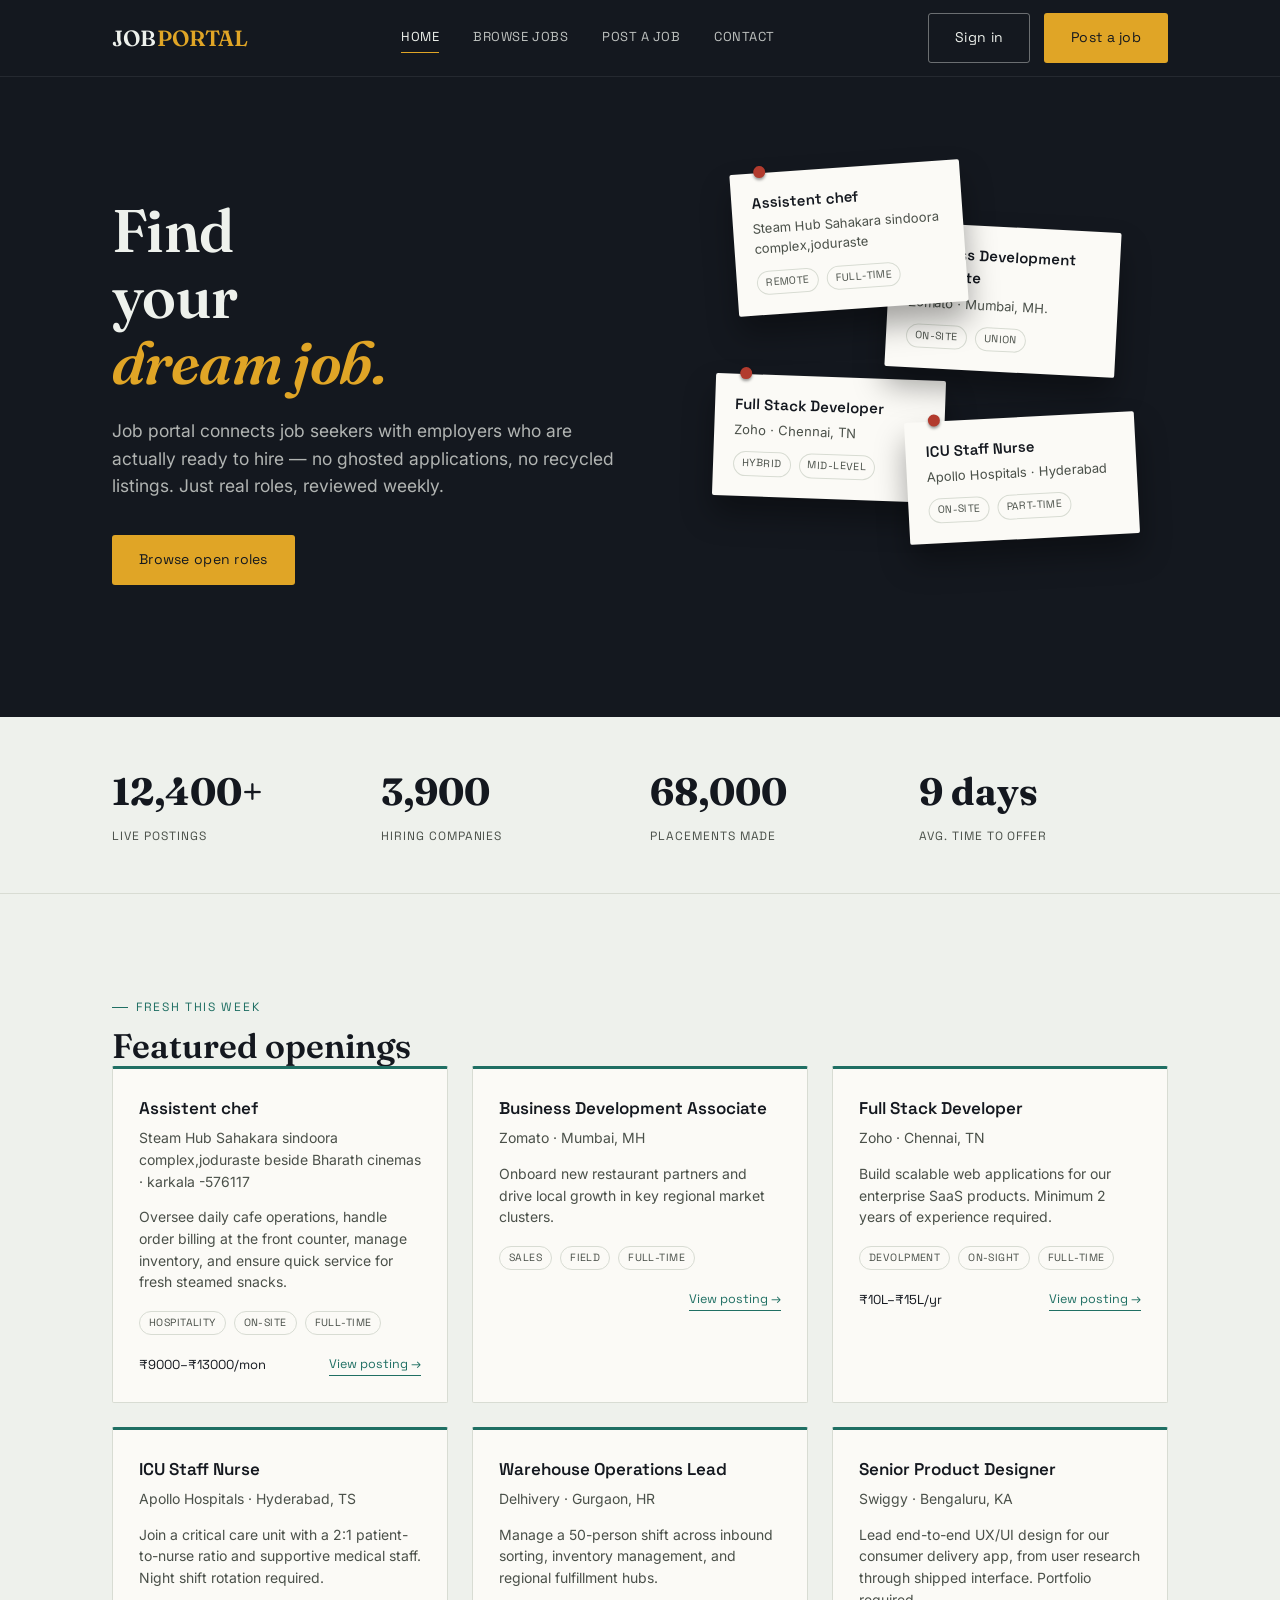
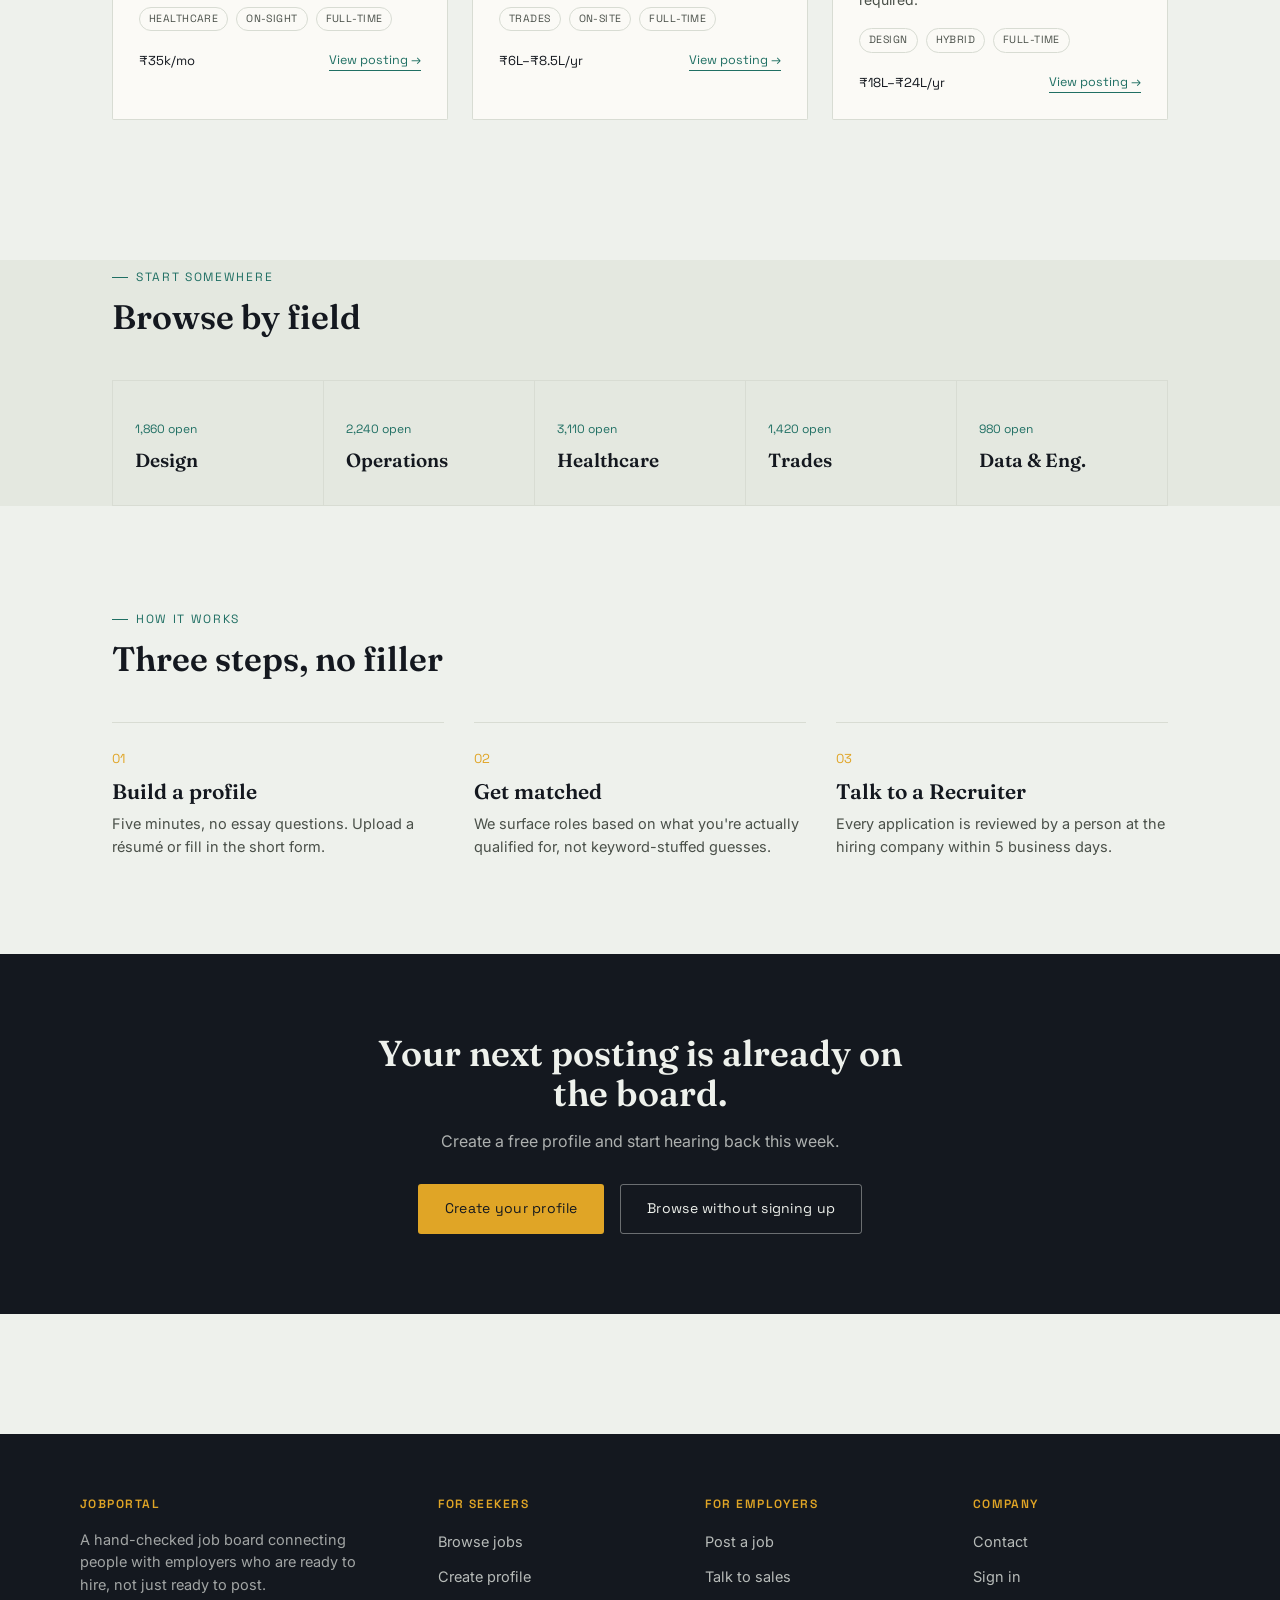
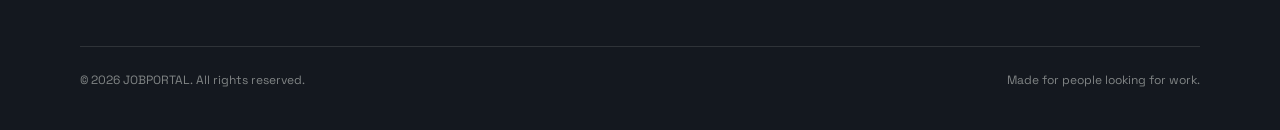
<file: index.html>
<!DOCTYPE html>
<html lang="en">
<head>
<meta charset="UTF-8">
<meta name="viewport" content="width=device-width, initial-scale=1.0">
<title>JOB PORTAL — Job placement, done properly</title>
<link rel="preconnect" href="https://fonts.googleapis.com">
<link href="https://fonts.googleapis.com/css2?family=Fraunces:ital,wght@0,500;0,600;1,500&family=Inter:wght@400;500;600&family=Space+Grotesk:wght@500;600&display=swap" rel="stylesheet">
<link rel="stylesheet" href="style.css">
<link rel="stylesheet" href="home.css">
</head>
<body>

  <header class="site-header">
    <div class="container nav">
      <a href="index.html" class="brand">JOB<em>PORTAL</em></a>
      <nav class="nav-links">
        <a href="index.html" class="active">Home</a>
        <a href="jobs.html">Browse Jobs</a>
        <a href="post-job.html">Post a Job</a>
        <a href="contact.html">Contact</a>
      </nav>
      <div class="nav-cta">
        <a href="account.html" class="btn btn-ghost">Sign in</a>
        <a href="post-job.html" class="btn btn-primary">Post a job</a>
      </div>
    </div>
  </header>

  <section class="hero">
    <div class="container hero-grid">
      <div>
        <h1>Find<br>your<br><span class="hl">dream job.</span></h1>
        <p class="lead">Job portal connects job seekers with employers who are actually ready to hire — no ghosted applications, no recycled listings. Just real roles, reviewed weekly.</p>
        <div class="hero-actions">
          <a href="jobs.html" class="btn btn-primary">Browse open roles</a>
        </div>
      </div>
      <div class="corkboard" aria-hidden="true">
        <div class="pin-card c1">
          <div class="role">Assistent chef</div>
          <div class="co">Steam Hub Sahakara sindoora complex,joduraste</div>
          <div class="meta"><span class="tag">Remote</span><span class="tag">Full-time</span></div>
        </div>
        <div class="pin-card c2">
          <div class="role">Business Development Associate</div>
          <div class="co">Zomato · Mumbai, MH.</div>
          <div class="meta"><span class="tag">On-site</span><span class="tag">Union</span></div>
        </div>
        <div class="pin-card c3">
          <div class="role">Full Stack Developer</div>
          <div class="co">Zoho · Chennai, TN</div>
          <div class="meta"><span class="tag">Hybrid</span><span class="tag">Mid-level</span></div>
        </div>
        <div class="pin-card c4">
          <div class="role">ICU Staff Nurse</div>
          <div class="co">Apollo Hospitals · Hyderabad</div>
          <div class="meta"><span class="tag">On-site</span><span class="tag">Part-time</span></div>
        </div>
      </div>
    </div>
  </section>

  <section class="stats">
    <div class="container stats-row">
      <div class="stat"><b>12,400+</b><span>Live postings</span></div>
      <div class="stat"><b>3,900</b><span>Hiring companies</span></div>
      <div class="stat"><b>68,000</b><span>Placements made</span></div>
      <div class="stat"><b>9 days</b><span>Avg. time to offer</span></div>
    </div>
  </section>

  <section class="section">
    <div class="container">
      <div class="section-head">
        <div>
          <span class="eyebrow">Fresh this week</span>
          <h2>Featured openings</h2>
      <div class="jobs-grid">

        <article class="job-card">
          <div class="role">Assistent chef</div>
          <div class="co">Steam Hub Sahakara sindoora complex,joduraste beside Bharath cinemas · karkala -576117</div>
          <p class="desc">Oversee daily cafe operations, handle order billing at the front counter, manage inventory, and ensure quick service for fresh steamed snacks.</p>
          <div class="meta"><span class="tag">Hospitality</span><span class="tag">on-site</span><span class="tag">full-time</span></div>
          <div class="foot"><span class="pay">₹9000–₹13000/mon</span><a class="apply" href="jobs.html">View posting →</a></div>
        </article>

        <article class="job-card">
          <div class="role">Business Development Associate</div>
          <div class="co">Zomato · Mumbai, MH</div>
          <p class="desc">Onboard new restaurant partners and drive local growth in key regional market clusters.</p>
          <div class="meta"><span class="tag">Sales</span><span class="tag">Field</span><span class="tag">Full-time</span></div>
          <div class="foot"><span class="pay"></span><a class="apply" href="jobs.html">View posting →</a></div>
        </article>

        <article class="job-card">
          <div class="role">Full Stack Developer</div>
          <div class="co">Zoho · Chennai, TN</div>
          <p class="desc">Build scalable web applications for our enterprise SaaS products. Minimum 2 years of experience required.</p>
          <div class="meta"><span class="tag">Devolpment</span><span class="tag">on-sight</span><span class="tag">full-time</span></div>
          <div class="foot"><span class="pay">₹10L–₹15L/yr</span><a class="apply" href="jobs.html">View posting →</a></div>
        </article>

        <article class="job-card">
          <div class="role">ICU Staff Nurse</div>
          <div class="co">Apollo Hospitals · Hyderabad, TS</div>
          <p class="desc">Join a critical care unit with a 2:1 patient-to-nurse ratio and supportive medical staff. Night shift rotation required.</p>
          <div class="meta"><span class="tag">healthcare</span><span class="tag">on-sight</span><span class="tag">full-time</span></div>
          <div class="foot"><span class="pay">₹35k/mo</span><a class="apply" href="jobs.html">View posting →</a></div>
        </article>

        <article class="job-card">
          <div class="role">Warehouse Operations Lead</div>
          <div class="co">Delhivery · Gurgaon, HR</div>
          <p class="desc">Manage a 50-person shift across inbound sorting, inventory management, and regional fulfillment hubs.</p>
          <div class="meta"><span class="tag">Trades</span><span class="tag">On-site</span><span class="tag">full-time</span></div>
          <div class="foot"><span class="pay">₹6L–₹8.5L/yr</span><a class="apply" href="jobs.html">View posting →</a></div>
        </article>

        <article class="job-card">
          <div class="role">Senior Product Designer</div>
          <div class="co">Swiggy · Bengaluru, KA</div>
          <p class="desc">Lead end-to-end UX/UI design for our consumer delivery app, from user research through shipped interface. Portfolio required.</p>
          <div class="meta"><span class="tag">Design</span><span class="tag">Hybrid</span><span class="tag">full-time</span></div>
          <div class="foot"><span class="pay">₹18L–₹24L/yr</span><a class="apply" href="jobs.html">View posting →</a></div>
        </article>

      </div>
    </div>
  </section>

  <section class="cat-strip">
    <div class="container">
      <div class="section-head">
        <div>
          <span class="eyebrow">Start somewhere</span>
          <h2>Browse by field</h2>
        </div>
      </div>
      <div class="cat-grid">
        <a class="cat-tile" href="jobs.html"><span class="count">1,860 open</span><h3>Design</h3></a>
        <a class="cat-tile" href="jobs.html"><span class="count">2,240 open</span><h3>Operations</h3></a>
        <a class="cat-tile" href="jobs.html"><span class="count">3,110 open</span><h3>Healthcare</h3></a>
        <a class="cat-tile" href="jobs.html"><span class="count">1,420 open</span><h3>Trades</h3></a>
        <a class="cat-tile" href="jobs.html"><span class="count">980 open</span><h3>Data &amp; Eng.</h3></a>
      </div>
    </div>
  </section>

  <section class="section">
    <div class="container">
      <div class="section-head">
        <div>
          <span class="eyebrow">How it works</span>
          <h2>Three steps, no filler</h2>
        </div>
      </div>
      <div class="steps">
        <div class="step">
          <span class="num">01</span>
          <h3>Build a profile</h3>
          <p>Five minutes, no essay questions. Upload a résumé or fill in the short form.</p>
        </div>
        <div class="step">
          <span class="num">02</span>
          <h3>Get matched</h3>
          <p>We surface roles based on what you're actually qualified for, not keyword-stuffed guesses.</p>
        </div>
        <div class="step">
          <span class="num">03</span>
          <h3>Talk to a Recruiter</h3>
          <p>Every application is reviewed by a person at the hiring company within 5 business days.</p>
        </div>
      </div>
    </div>
  </section>

  <section class="cta-banner">
    <div class="container">
      <h2>Your next posting is already on the board.</h2>
      <p>Create a free profile and start hearing back this week.</p>
      <div class="hero-actions">
        <a href="account.html" class="btn btn-primary">Create your profile</a>
        <a href="jobs.html" class="btn btn-ghost">Browse without signing up</a>
      </div>
    </div>
  </section>

  <footer class="site-footer">
    <div class="container footer-top">
      <div>
        <h4>JOBPORTAL
        </h4>
        <p>A hand-checked job board connecting people with employers who are ready to hire, not just ready to post.</p>
      </div>
      <div>
        <h4>For seekers</h4>
        <ul>
          <li><a href="jobs.html">Browse jobs</a></li>
          <li><a href="account.html">Create profile</a></li>
        </ul>
      </div>
      <div>
        <h4>For employers</h4>
        <ul>
          <li><a href="post-job.html">Post a job</a></li>
          <li><a href="contact.html">Talk to sales</a></li>
        </ul>
      </div>
      <div>
        <h4>Company</h4>
        <ul>
          <li><a href="contact.html">Contact</a></li>
          <li><a href="account.html">Sign in</a></li>
        </ul>
      </div>
    </div>
    <div class="container footer-bottom">
      <span>© 2026 JOBPORTAL. All rights reserved.</span>
      <span>Made for people looking for work.</span>
    </div>
  </footer>

</body>
</html>
</file>
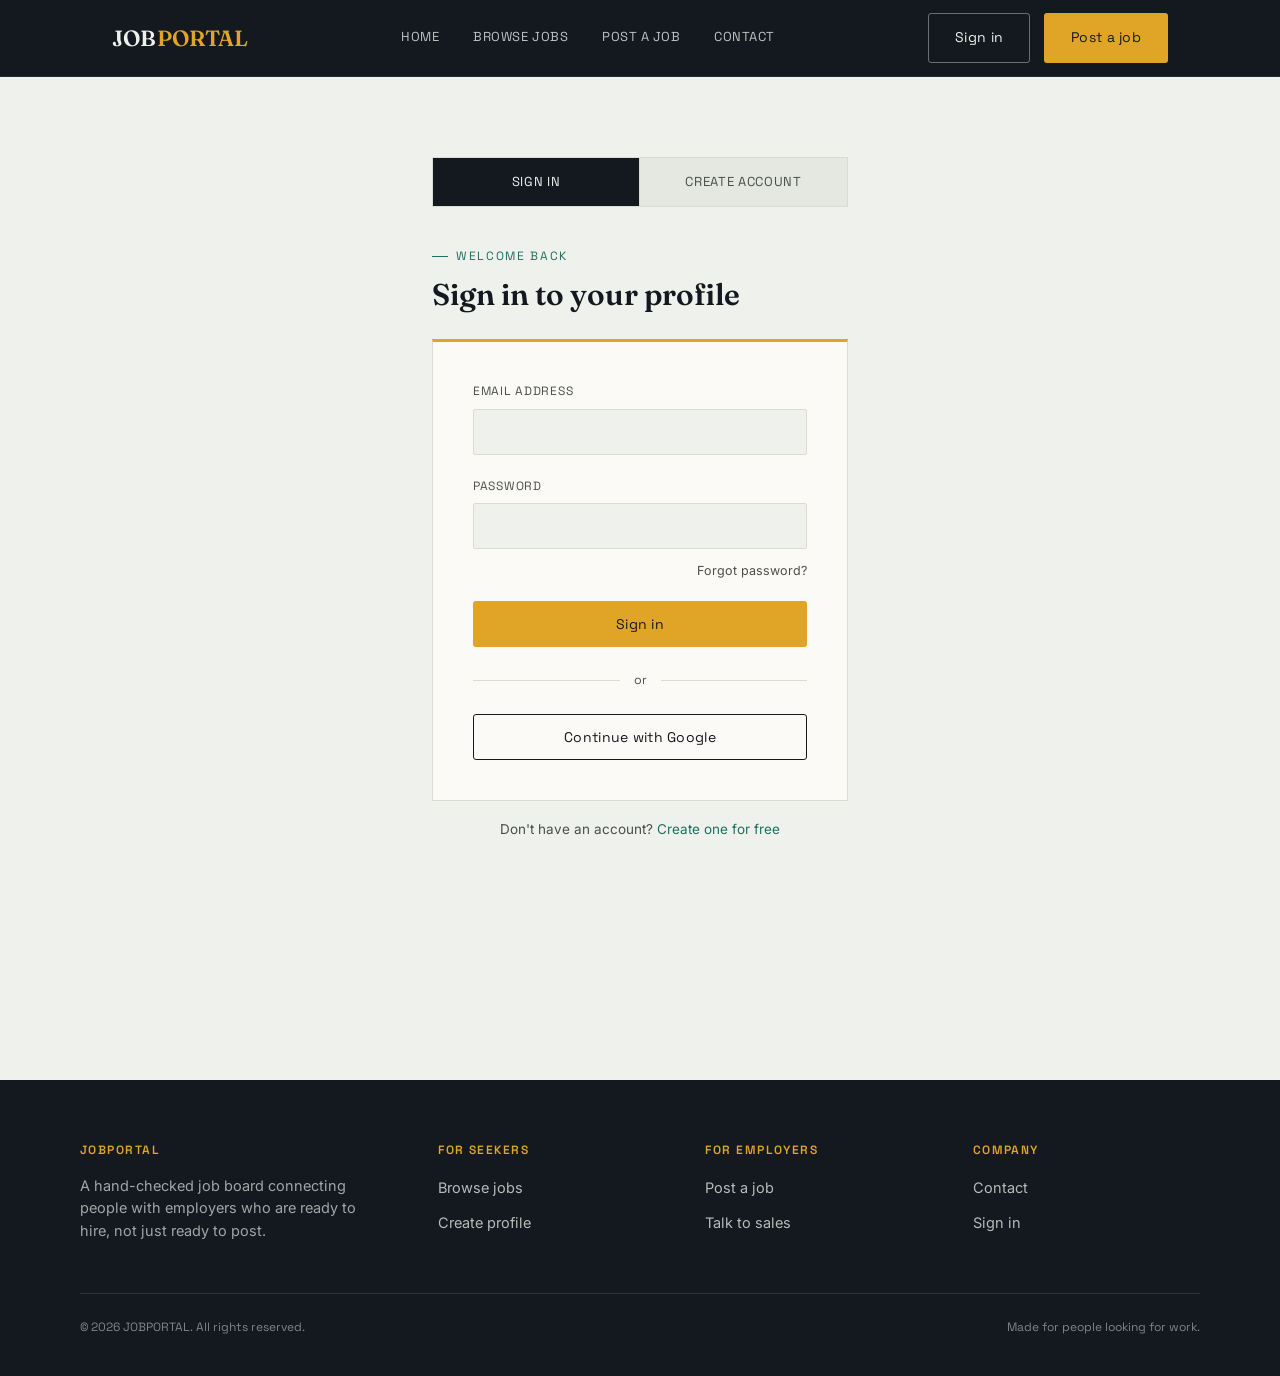
<file: account.html>
<!DOCTYPE html>
<html lang="en">
<head>
<meta charset="UTF-8">
<meta name="viewport" content="width=device-width, initial-scale=1.0">
<title>Sign In / Create Account — JOBPORTAL</title>
<link rel="preconnect" href="https://fonts.googleapis.com">
<link href="https://fonts.googleapis.com/css2?family=Fraunces:ital,wght@0,500;0,600;1,500&family=Inter:wght@400;500;600&family=Space+Grotesk:wght@500;600&display=swap" rel="stylesheet">
<link rel="stylesheet" href="style.css">
<link rel="stylesheet" href="pages.css">
</head>
<body>

  <header class="site-header">
    <div class="container nav">
      <a href="index.html" class="brand">JOB<em>PORTAL</em></a>
      <nav class="nav-links">
        <a href="index.html">Home</a>
        <a href="jobs.html">Browse Jobs</a>
        <a href="post-job.html">Post a Job</a>
        <a href="contact.html">Contact</a>
      </nav>
      <div class="nav-cta">
        <a href="account.html" class="btn btn-ghost">Sign in</a>
        <a href="post-job.html" class="btn btn-primary">Post a job</a>
      </div>
    </div>
  </header>

  <section class="account-wrap">

   
    <input type="radio" name="account-tab" id="tab-signin" class="tab-input" checked>
    <input type="radio" name="account-tab" id="tab-create" class="tab-input">

    <div class="account-tabs">
      <label for="tab-signin" class="tab-label">Sign in</label>
      <label for="tab-create" class="tab-label">Create account</label>
    </div>

    
    <div class="account-panel signin-panel">
      <span class="eyebrow">Welcome back</span>
      <h1 class="account-title">Sign in to your profile</h1>

      <form class="form-card" action="#" method="post">
        <div class="field">
          <label for="si-email">Email address</label>
          <input id="si-email" type="email" name="email" placeholder=" ">
        </div>

        <div class="field">
          <label for="si-password">Password</label>
          <input id="si-password" type="password" name="password" placeholder=" ">
        </div>

        <p class="field-hint" style="margin:-10px 0 20px; text-align:right;"><a href="#">Forgot password?</a></p>

        <button type="submit" class="btn btn-primary btn-block">Sign in</button>

        <div class="divider">or</div>

        <button type="button" class="btn btn-outline btn-block">Continue with Google</button>
      </form>

      <p class="form-foot">Don't have an account? <label for="tab-create" class="form-foot-link">Create one for free</label></p>
    </div>

   
    <div class="account-panel create-panel">
      <span class="eyebrow">New here</span>
      <h1 class="account-title">Create your free account</h1>

      <form class="form-card" action="#" method="post">
        <div class="field">
          <label for="ca-name">Full name</label>
          <input id="ca-name" type="text" name="name" placeholder=" ">
        </div>

        <div class="field">
          <label for="ca-email">Email address</label>
          <input id="ca-email" type="email" name="email" placeholder=" ">
        </div>

        <div class="form-row">
          <div class="field">
            <label for="ca-password">Password</label>
            <input id="ca-password" type="password" name="password" placeholder=" ">
          </div>
          <div class="field">
            <label for="ca-confirm">Confirm password</label>
            <input id="ca-confirm" type="password" name="confirm" placeholder=" ">
          </div>
        </div>

        <div class="field">
          <label>I'm creating an account to...</label>
          <div class="role-toggle">
            <label class="role-option">
              <input type="radio" name="account-role" checked>
              <span>Find a job</span>
            </label>
            <label class="role-option">
              <input type="radio" name="account-role">
              <span>Hire a job</span>
            </label>
          </div>
        </div>

        <label class="filter-row" style="margin-bottom:22px;">
          <input type="checkbox">
          I agree to the Terms of Service and Privacy Policy
        </label>

        <button type="submit" class="btn btn-primary btn-block">Create account</button>

        <div class="divider">or</div>

        <button type="button" class="btn btn-outline btn-block">Continue with Google</button>
      </form>

      <p class="form-foot">Already have an account? <label for="tab-signin" class="form-foot-link">Sign in instead</label></p>
    </div>

  </section>

  <footer class="site-footer">
    <div class="container footer-top">
      <div>
        <h4>JOBPORTAL</h4>
        <p>A hand-checked job board connecting people with employers who are ready to hire, not just ready to post.</p>
      </div>
      <div>
        <h4>For seekers</h4>
        <ul>
          <li><a href="jobs.html">Browse jobs</a></li>
          <li><a href="account.html">Create profile</a></li>
        </ul>
      </div>
      <div>
        <h4>For employers</h4>
        <ul>
          <li><a href="post-job.html">Post a job</a></li>
          <li><a href="contact.html">Talk to sales</a></li>
        </ul>
      </div>
      <div>
        <h4>Company</h4>
        <ul>
          <li><a href="contact.html">Contact</a></li>
          <li><a href="account.html">Sign in</a></li>
        </ul>
      </div>
    </div>
    <div class="container footer-bottom">
      <span>© 2026 JOBPORTAL. All rights reserved.</span>
      <span>Made for people looking for work.</span>
    </div>
  </footer>

</body>
</html>
</file>
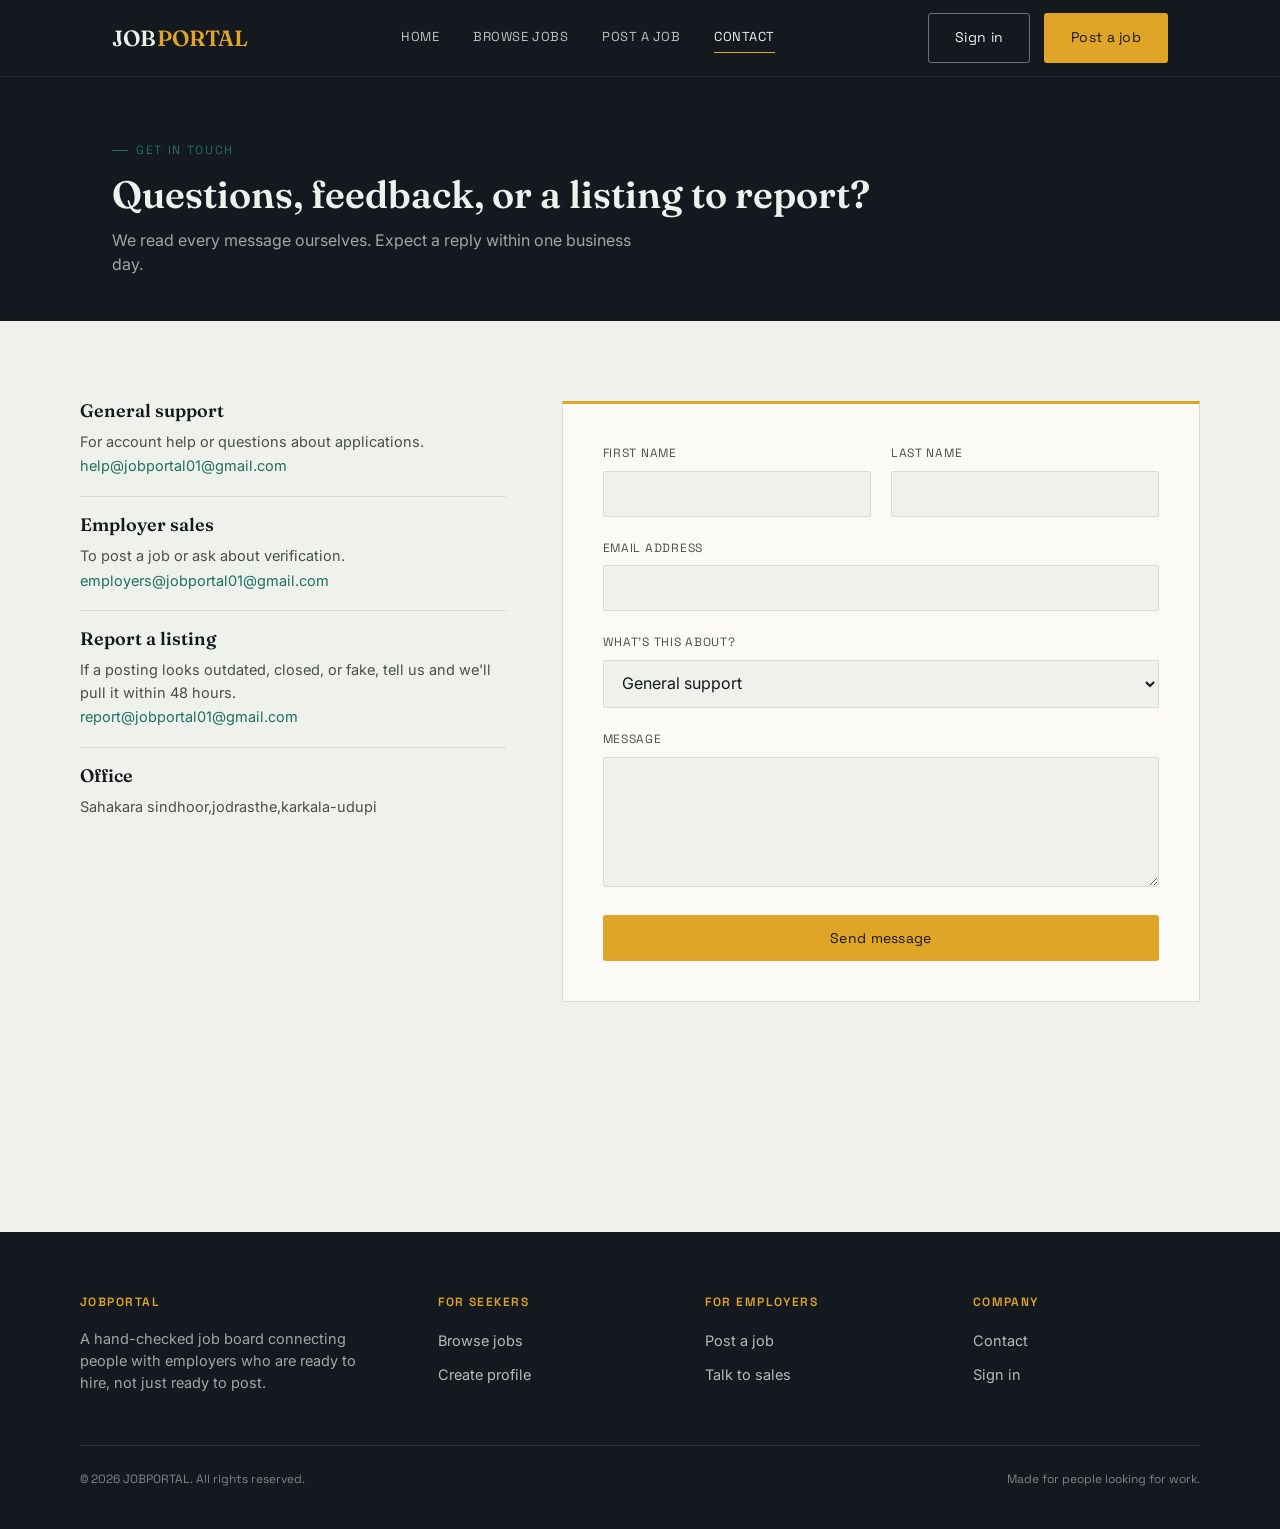
<file: contact.html>
<!DOCTYPE html>
<html lang="en">
<head>
<meta charset="UTF-8">
<meta name="viewport" content="width=device-width, initial-scale=1.0">
<title>Contact — JOBPORTAL</title>
<link rel="preconnect" href="https://fonts.googleapis.com">
<link href="https://fonts.googleapis.com/css2?family=Fraunces:ital,wght@0,500;0,600;1,500&family=Inter:wght@400;500;600&family=Space+Grotesk:wght@500;600&display=swap" rel="stylesheet">
<link rel="stylesheet" href="style.css">
<link rel="stylesheet" href="pages.css">
</head>
<body>

  <header class="site-header">
    <div class="container nav">
      <a href="index.html" class="brand">JOB<em>PORTAL</em></a>
      <nav class="nav-links">
        <a href="index.html">Home</a>
        <a href="jobs.html">Browse Jobs</a>
        <a href="post-job.html">Post a Job</a>
        <a href="contact.html" class="active">Contact</a>
      </nav>
      <div class="nav-cta">
        <a href="account.html" class="btn btn-ghost">Sign in</a>
        <a href="post-job.html" class="btn btn-primary">Post a job</a>
      </div>
    </div>
  </header>

  <section class="page-head">
    <div class="container">
      <span class="eyebrow">Get in touch</span>
      <h1>Questions, feedback, or a listing to report?</h1>
      <p>We read every message ourselves. Expect a reply within one business day.</p>
    </div>
  </section>

  <section class="container contact-layout">
    <div class="contact-info">
      <div class="info-block">
        <h3>General support</h3>
        <p>For account help or questions about applications.</p>
        <a href="mailto:help@jobportal01@gmail.com">help@jobportal01@gmail.com</a>
      </div>
      <div class="info-block">
        <h3>Employer sales</h3>
        <p>To post a job or ask about verification.</p>
        <a href="mailto:employers@jobportal01@gmail.com">employers@jobportal01@gmail.com</a>
      </div>
      <div class="info-block">
        <h3>Report a listing</h3>
        <p>If a posting looks outdated, closed, or fake, tell us and we'll pull it within 48 hours.</p>
        <a href="mailto:report@jobportal01@gmail.com">report@jobportal01@gmail.com</a>
      </div>
      <div class="info-block">
        <h3>Office</h3>
        <p>Sahakara sindhoor,jodrasthe,karkala-udupi</p>
      </div>
    </div>

    <form class="form-card" action="#" method="post">
      <div class="form-row">
        <div class="field">
          <label for="fname">First name</label>
          <input id="fname" type="text" name="fname" placeholder=" ">
        </div>
        <div class="field">
          <label for="lname">Last name</label>
          <input id="lname" type="text" name="lname" placeholder=" ">
        </div>
      </div>

      <div class="field">
        <label for="email">Email address</label>
        <input id="email" type="email" name="email" placeholder=" ">
      </div>

      <div class="field">
        <label for="topic">What's this about?</label>
        <select id="topic" name="topic">
          <option>General support</option>
          <option>Posting a job</option>
          <option>Reporting a listing</option>
          <option>Something else</option>
        </select>
      </div>

      <div class="field">
        <label for="message">Message</label>
        <textarea id="message" name="message" placeholder=" "></textarea>
      </div>

      <button type="submit" class="btn btn-primary btn-block">Send message</button>
    </form>
  </section>

  <footer class="site-footer">
    <div class="container footer-top">
      <div>
        <h4>JOBPORTAL</h4>
        <p>A hand-checked job board connecting people with employers who are ready to hire, not just ready to post.</p>
      </div>
      <div>
        <h4>For seekers</h4>
        <ul>
          <li><a href="jobs.html">Browse jobs</a></li>
          <li><a href="account.html">Create profile</a></li>
        </ul>
      </div>
      <div>
        <h4>For employers</h4>
        <ul>
          <li><a href="post-job.html">Post a job</a></li>
          <li><a href="contact.html">Talk to sales</a></li>
        </ul>
      </div>
      <div>
        <h4>Company</h4>
        <ul>
          <li><a href="contact.html">Contact</a></li>
          <li><a href="account.html">Sign in</a></li>
        </ul>
      </div>
    </div>
    <div class="container footer-bottom">
      <span>© 2026 JOBPORTAL. All rights reserved.</span>
      <span>Made for people looking for work.</span>
    </div>
  </footer>

</body>
</html>
</file>
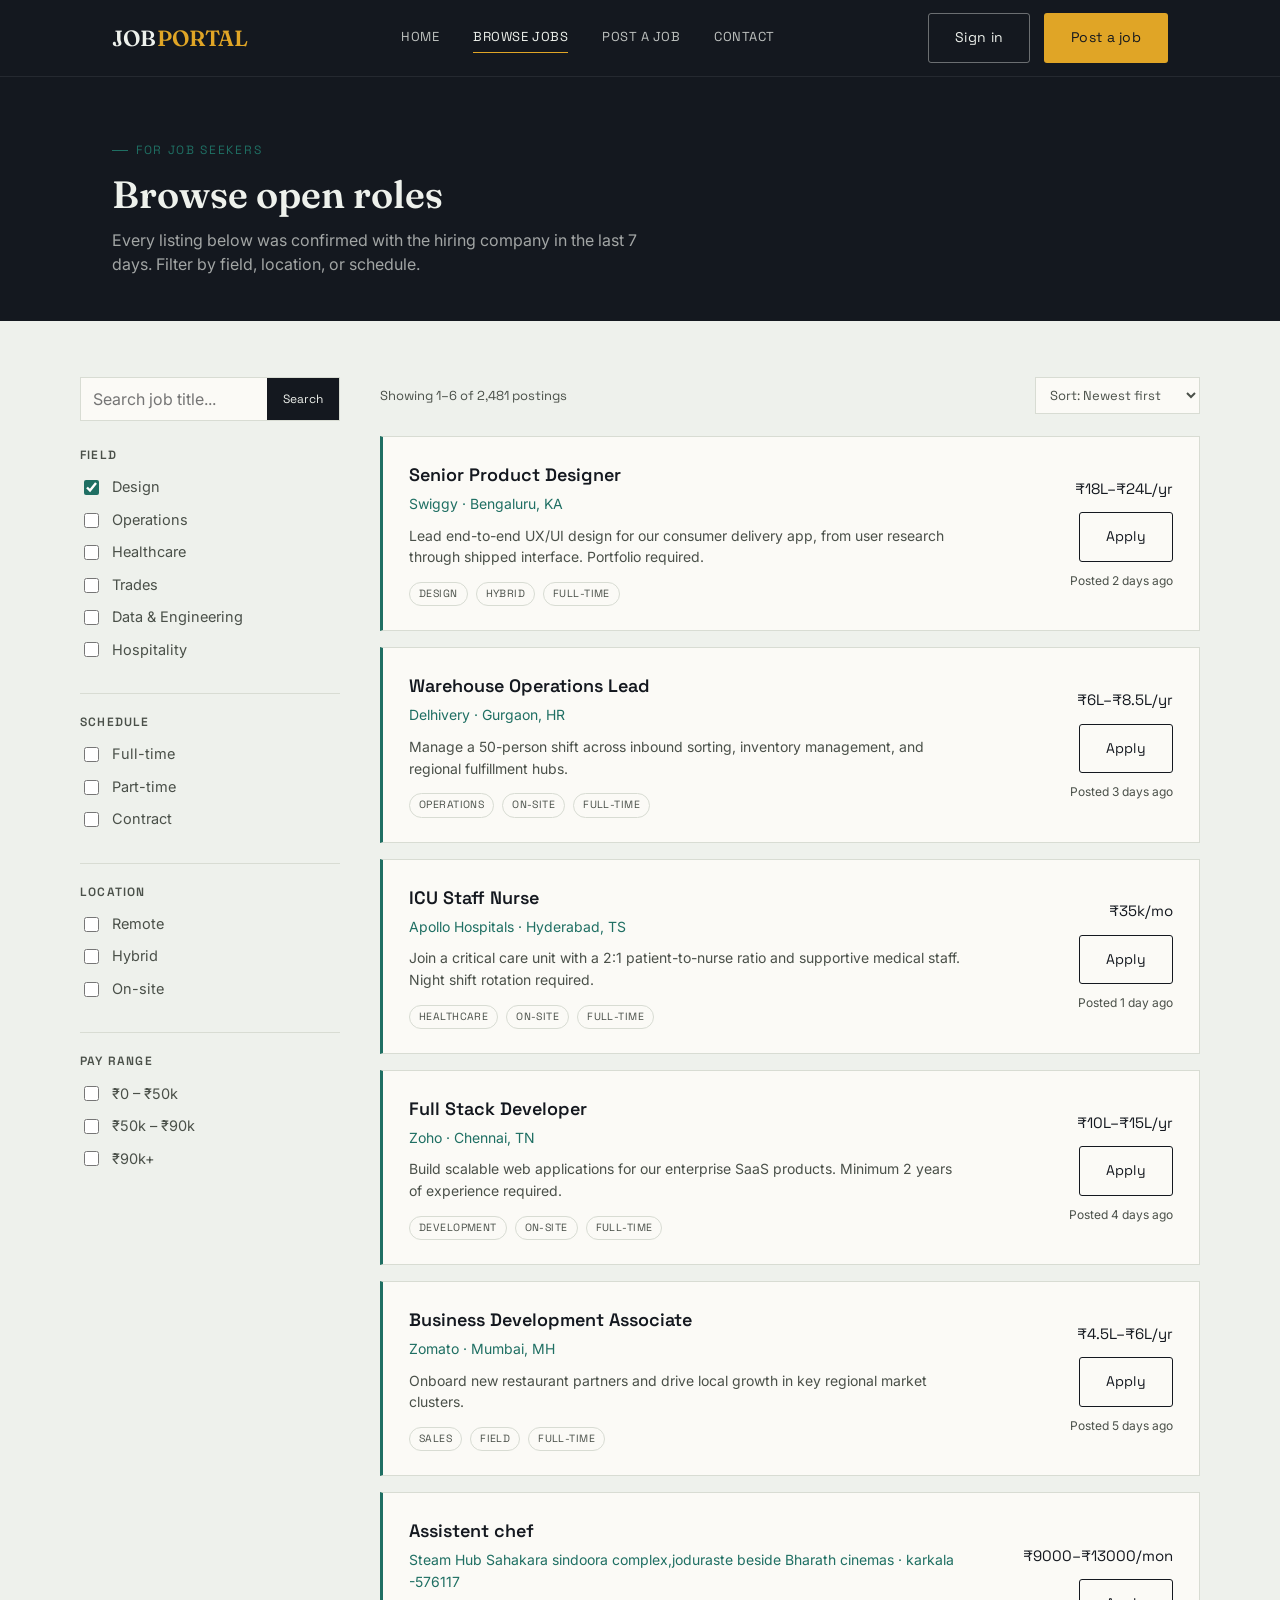
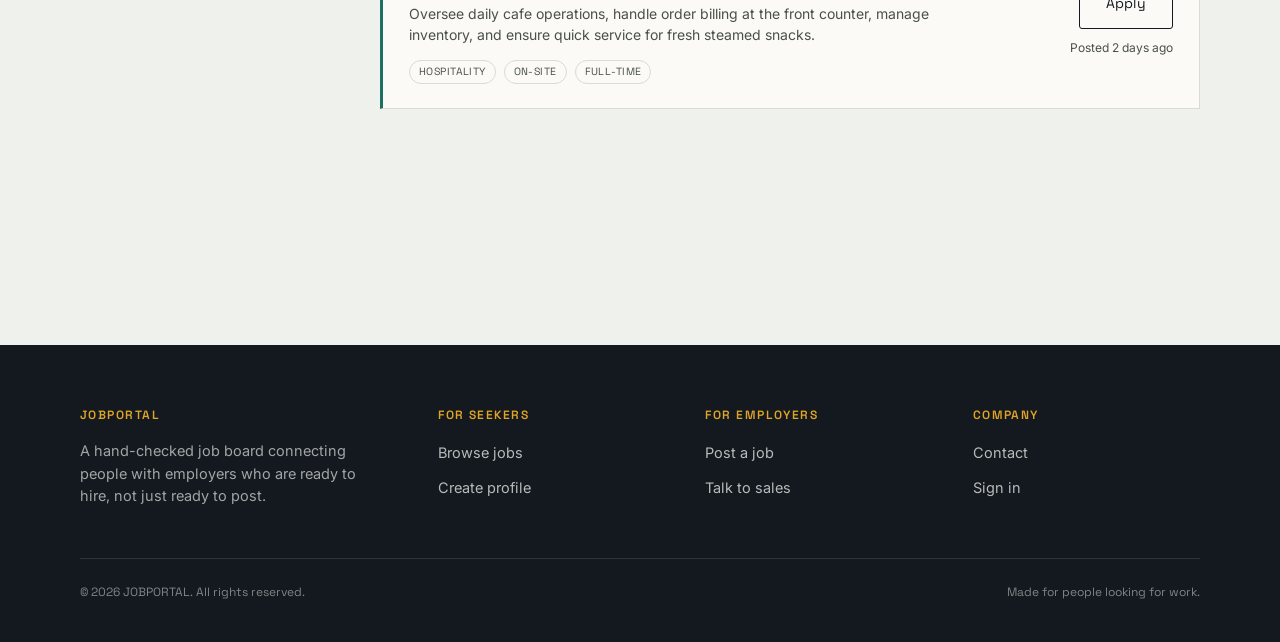
<file: jobs.html>
<!DOCTYPE html>
<html lang="en">
<head>
<meta charset="UTF-8">
<meta name="viewport" content="width=device-width, initial-scale=1.0">
<title>Browse Jobs — JOBPORTAL</title>
<link rel="preconnect" href="https://fonts.googleapis.com">
<link href="https://fonts.googleapis.com/css2?family=Fraunces:ital,wght@0,500;0,600;1,500&family=Inter:wght@400;500;600&family=Space+Grotesk:wght@500;600&display=swap" rel="stylesheet">
<link rel="stylesheet" href="style.css">
<link rel="stylesheet" href="pages.css">
</head>
<body>

  <header class="site-header">
    <div class="container nav">
      <a href="index.html" class="brand">JOB<em>PORTAL</em></a>
      <nav class="nav-links">
        <a href="index.html">Home</a>
        <a href="jobs.html" class="active">Browse Jobs</a>
        <a href="post-job.html">Post a Job</a>
        <a href="contact.html">Contact</a>
      </nav>
      <div class="nav-cta">
        <a href="account.html" class="btn btn-ghost">Sign in</a>
        <a href="post-job.html" class="btn btn-primary">Post a job</a>
      </div>
    </div>
  </header>

  <section class="page-head">
    <div class="container">
      <span class="eyebrow">For job seekers</span>
      <h1>Browse open roles</h1>
      <p>Every listing below was confirmed with the hiring company in the last 7 days. Filter by field, location, or schedule.</p>
    </div>
  </section>

  <section class="container board">

    <aside class="filters">
      <div class="search-box" style="margin-bottom:28px;">
        <input type="text" placeholder="Search job title...">
        <button type="button">Search</button>
      </div>

      <div class="filter-block">
        <h4>Field</h4>
        <label class="filter-row"><input type="checkbox" checked> Design</label>
        <label class="filter-row"><input type="checkbox"> Operations</label>
        <label class="filter-row"><input type="checkbox"> Healthcare</label>
        <label class="filter-row"><input type="checkbox"> Trades</label>
        <label class="filter-row"><input type="checkbox"> Data &amp; Engineering</label>
        <label class="filter-row"><input type="checkbox"> Hospitality</label>
      </div>

      <div class="filter-block">
        <h4>Schedule</h4>
        <label class="filter-row"><input type="checkbox"> Full-time</label>
        <label class="filter-row"><input type="checkbox"> Part-time</label>
        <label class="filter-row"><input type="checkbox"> Contract</label>
      </div>

      <div class="filter-block">
        <h4>Location</h4>
        <label class="filter-row"><input type="checkbox"> Remote</label>
        <label class="filter-row"><input type="checkbox"> Hybrid</label>
        <label class="filter-row"><input type="checkbox"> On-site</label>
      </div>

      <div class="filter-block" style="border-bottom:none;">
        <h4>Pay range</h4>
        <label class="filter-row"><input type="checkbox"> ₹0 – ₹50k</label>
        <label class="filter-row"><input type="checkbox"> ₹50k – ₹90k</label>
        <label class="filter-row"><input type="checkbox"> ₹90k+</label>
      </div>
    </aside>

    <div class="results">
      <div class="results-head">
        <span>Showing 1–6 of 2,481 postings</span>
        <select>
          <option>Sort: Newest first</option>
          <option>Sort: Highest pay</option>
          <option>Sort: Closest match</option>
        </select>
      </div>

      <article class="job-row">
        <div>
          <div class="role">Senior Product Designer</div>
          <div class="co">Swiggy · Bengaluru, KA</div>
          <p class="desc">Lead end-to-end UX/UI design for our consumer delivery app, from user research through shipped interface. Portfolio required.</p>
          <div class="meta"><span class="tag">Design</span><span class="tag">Hybrid</span><span class="tag">Full-time</span></div>
        </div>
        <div class="right">
          <span class="pay">₹18L–₹24L/yr</span>
          <a class="btn btn-outline" href="account.html">Apply</a>
          <span class="posted">Posted 2 days ago</span>
        </div>
      </article>

      <article class="job-row">
        <div>
          <div class="role">Warehouse Operations Lead</div>
          <div class="co">Delhivery · Gurgaon, HR</div>
          <p class="desc">Manage a 50-person shift across inbound sorting, inventory management, and regional fulfillment hubs.</p>
          <div class="meta"><span class="tag">Operations</span><span class="tag">On-site</span><span class="tag">Full-time</span></div>
        </div>
        <div class="right">
          <span class="pay">₹6L–₹8.5L/yr</span>
          <a class="btn btn-outline" href="account.html">Apply</a>
          <span class="posted">Posted 3 days ago</span>
        </div>
      </article>

      <article class="job-row">
        <div>
          <div class="role">ICU Staff Nurse</div>
          <div class="co">Apollo Hospitals · Hyderabad, TS</div>
          <p class="desc">Join a critical care unit with a 2:1 patient-to-nurse ratio and supportive medical staff. Night shift rotation required.</p>
          <div class="meta"><span class="tag">Healthcare</span><span class="tag">On-site</span><span class="tag">Full-time</span></div>
        </div>
        <div class="right">
          <span class="pay">₹35k/mo</span>
          <a class="btn btn-outline" href="account.html">Apply</a>
          <span class="posted">Posted 1 day ago</span>
        </div>
      </article>

      <article class="job-row">
        <div>
          <div class="role">Full Stack Developer</div>
          <div class="co">Zoho · Chennai, TN</div>
          <p class="desc">Build scalable web applications for our enterprise SaaS products. Minimum 2 years of experience required.</p>
          <div class="meta"><span class="tag">DEVELOPMENT</span><span class="tag">ON-SITE</span><span class="tag">FULL-TIME</span></div>
        </div>
        <div class="right">
          <span class="pay">₹10L–₹15L/yr</span>
          <a class="btn btn-outline" href="account.html">Apply</a>
          <span class="posted">Posted 4 days ago</span>
        </div>
      </article>

      <article class="job-row">
        <div>
          <div class="role">Business Development Associate</div>
          <div class="co">Zomato · Mumbai, MH</div>
          <p class="desc">Onboard new restaurant partners and drive local growth in key regional market clusters.</p>
          <div class="meta"><span class="tag">SALES</span><span class="tag">FIELD</span><span class="tag">FULL-TIME</span></div>
        </div>
        <div class="right">
          <span class="pay">₹4.5L–₹6L/yr</span>
          <a class="btn btn-outline" href="account.html">Apply</a>
          <span class="posted">Posted 5 days ago</span>
        </div>
      </article>

      <article class="job-row">
        <div>
          <div class="role">Assistent chef</div>
          <div class="co">Steam Hub Sahakara sindoora complex,joduraste beside Bharath cinemas · karkala -576117</div>
          <p class="desc">Oversee daily cafe operations, handle order billing at the front counter, manage inventory, and ensure quick service for fresh steamed snacks.</p>
          <div class="meta"><span class="tag">HOSPITALITY</span><span class="tag">On-site</span><span class="tag">full-time</span></div>
        </div>
        <div class="right">
          <span class="pay">₹9000–₹13000/mon</span>
          <a class="btn btn-outline" href="account.html">Apply</a>
          <span class="posted">Posted 2 days ago</span>
        </div>
      </article>

      
    </div>
  </section>

  <footer class="site-footer">
    <div class="container footer-top">
      <div>
        <h4>JOBPORTAL</h4>
        <p>A hand-checked job board connecting people with employers who are ready to hire, not just ready to post.</p>
      </div>
      <div>
        <h4>For seekers</h4>
        <ul>
          <li><a href="jobs.html">Browse jobs</a></li>
          <li><a href="account.html">Create profile</a></li>
        </ul>
      </div>
      <div>
        <h4>For employers</h4>
        <ul>
          <li><a href="post-job.html">Post a job</a></li>
          <li><a href="contact.html">Talk to sales</a></li>
        </ul>
      </div>
      <div>
        <h4>Company</h4>
        <ul>
          <li><a href="contact.html">Contact</a></li>
          <li><a href="account.html">Sign in</a></li>
        </ul>
      </div>
    </div>
    <div class="container footer-bottom">
      <span>© 2026 JOBPORTAL. All rights reserved.</span>
      <span>Made for people looking for work.</span>
    </div>
  </footer>

</body>
</html>
</file>
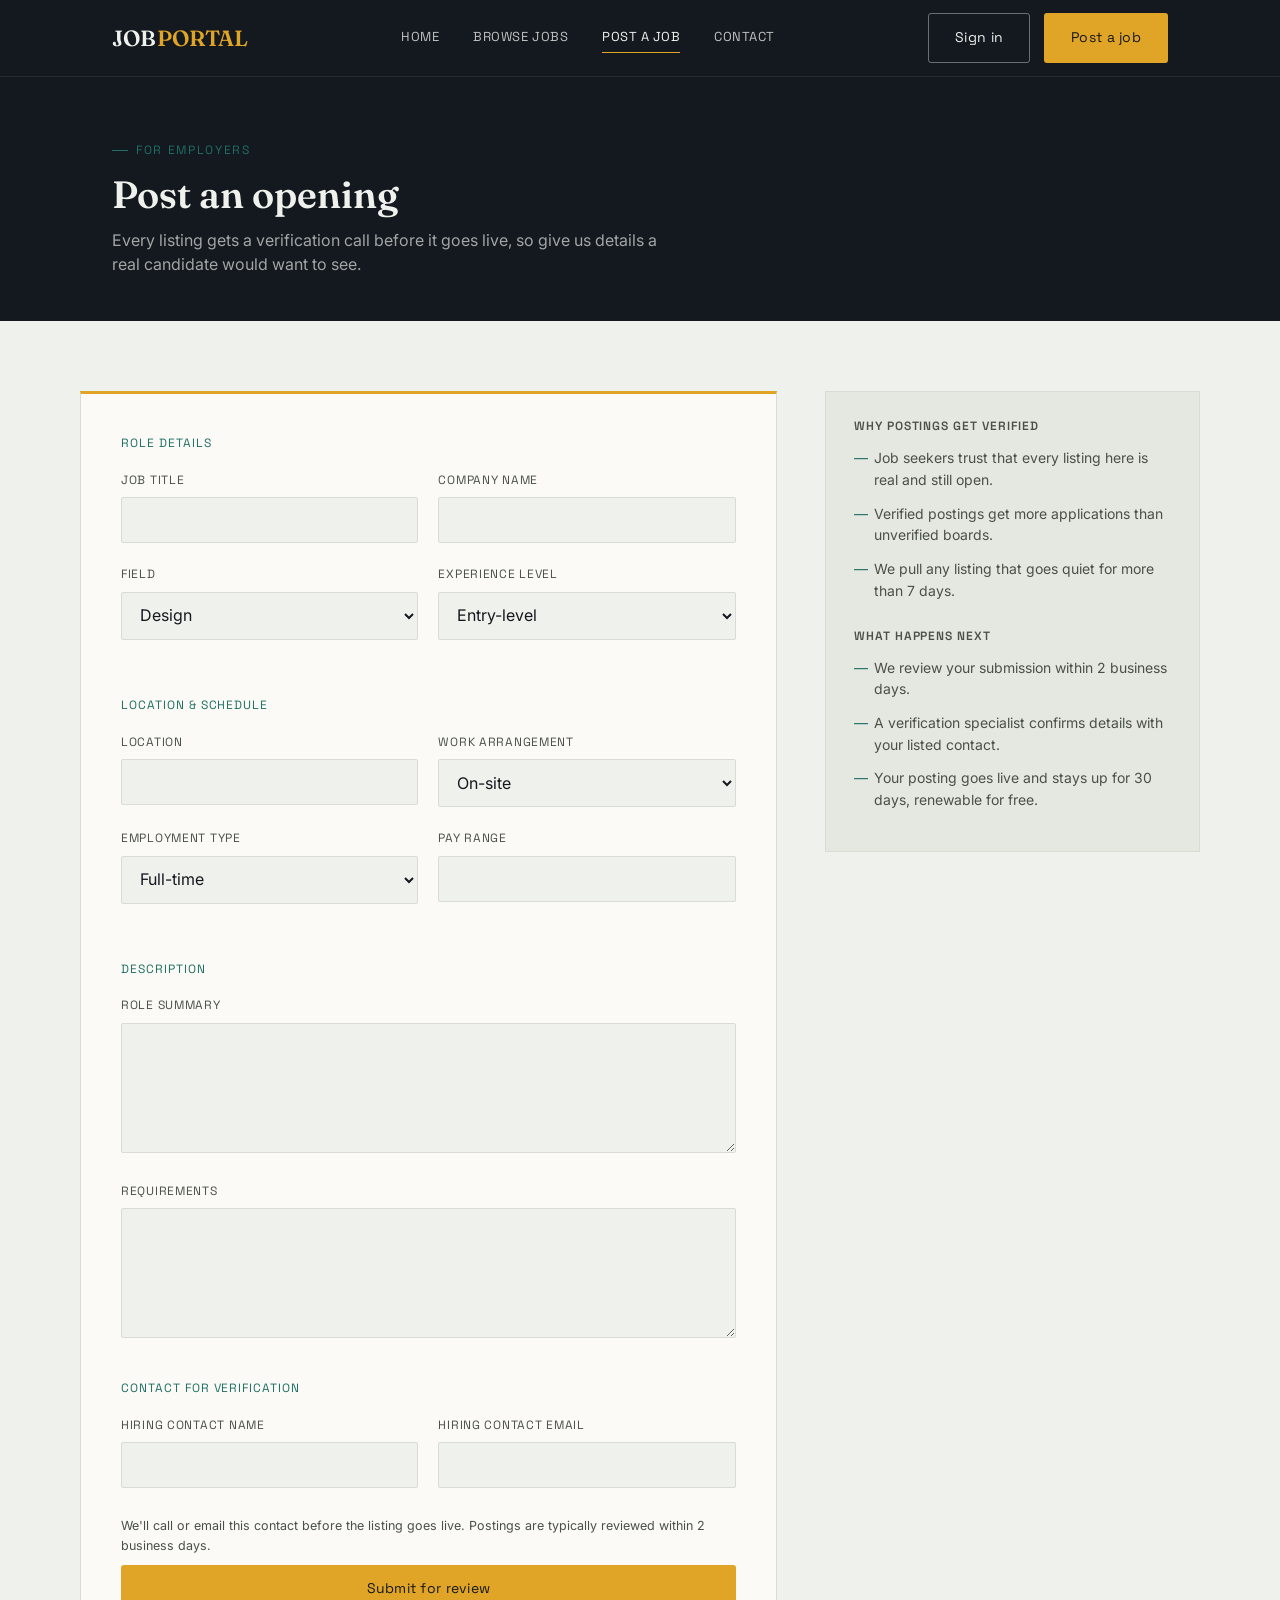
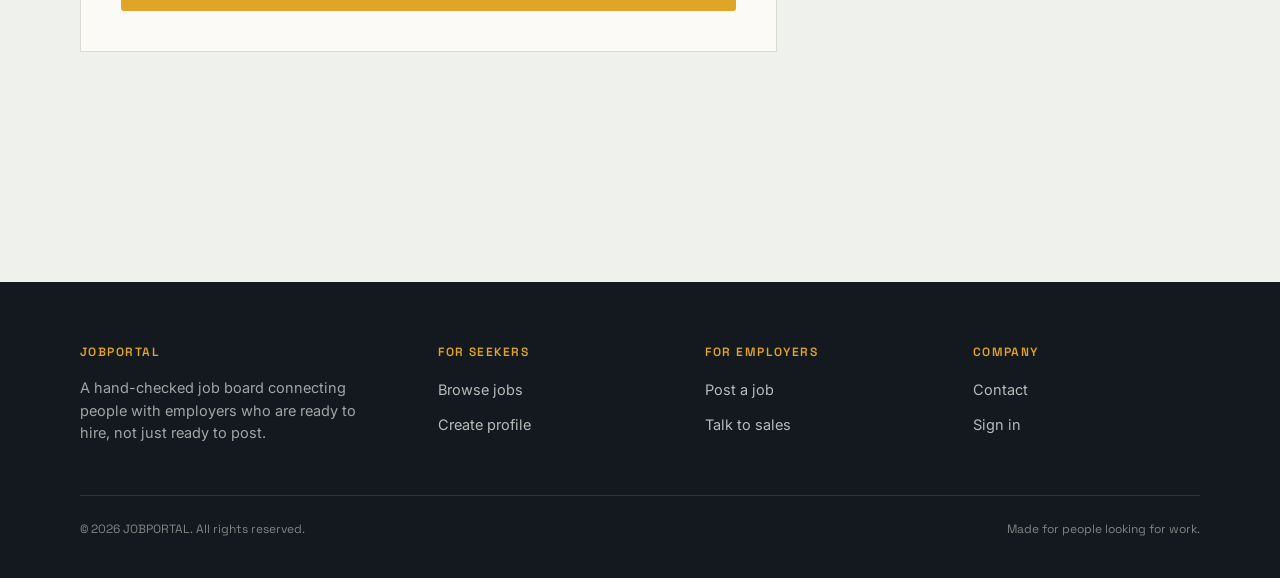
<file: post-job.html>
<!DOCTYPE html>
<html lang="en">
<head>
<meta charset="UTF-8">
<meta name="viewport" content="width=device-width, initial-scale=1.0">
<title>Post a Job — JOBPORTAL</title>
<link rel="preconnect" href="https://fonts.googleapis.com">
<link href="https://fonts.googleapis.com/css2?family=Fraunces:ital,wght@0,500;0,600;1,500&family=Inter:wght@400;500;600&family=Space+Grotesk:wght@500;600&display=swap" rel="stylesheet">
<link rel="stylesheet" href="style.css">
<link rel="stylesheet" href="pages.css">
</head>
<body>

  <header class="site-header">
    <div class="container nav">
      <a href="index.html" class="brand">JOB<em>PORTAL</em></a>
      <nav class="nav-links">
        <a href="index.html">Home</a>
        <a href="jobs.html">Browse Jobs</a>
        <a href="post-job.html" class="active">Post a Job</a>
        <a href="contact.html">Contact</a>
      </nav>
      <div class="nav-cta">
        <a href="account.html" class="btn btn-ghost">Sign in</a>
        <a href="post-job.html" class="btn btn-primary">Post a job</a>
      </div>
    </div>
  </header>

  <section class="page-head">
    <div class="container">
      <span class="eyebrow">For employers</span>
      <h1>Post an opening</h1>
      <p>Every listing gets a verification call before it goes live, so give us details a real candidate would want to see.</p>
    </div>
  </section>

  <section class="container postjob-layout">
    <form class="form-card" action="#" method="post">

      <div class="section-label">Role details</div>
      <div class="form-row">
        <div class="field">
          <label for="title">Job title</label>
          <input id="title" type="text" name="title" placeholder=" ">
        </div>
        <div class="field">
          <label for="company">Company name</label>
          <input id="company" type="text" name="company" placeholder=" ">
        </div>
      </div>
      <div class="form-row">
        <div class="field">
          <label for="field">Field</label>
          <select id="field" name="field">
            <option>Design</option>
            <option>Operations</option>
            <option>Healthcare</option>
            <option>Trades</option>
            <option>Data &amp; Engineering</option>
            <option>Hospitality</option>
          </select>
        </div>
        <div class="field">
          <label for="level">Experience level</label>
          <select id="level" name="level">
            <option>Entry-level</option>
            <option>Mid-level</option>
            <option>Senior</option>
          </select>
        </div>
      </div>

      <div class="section-label">Location &amp; schedule</div>
      <div class="form-row">
        <div class="field">
          <label for="location">Location</label>
          <input id="location" type="text" name="location" placeholder=" ">
        </div>
        <div class="field">
          <label for="arrangement">Work arrangement</label>
          <select id="arrangement" name="arrangement">
            <option>On-site</option>
            <option>Hybrid</option>
            <option>Remote</option>
          </select>
        </div>
      </div>
      <div class="form-row">
        <div class="field">
          <label for="type">Employment type</label>
          <select id="type" name="type">
            <option>Full-time</option>
            <option>Part-time</option>
            <option>Contract</option>
            <option>internship</option>
          </select>
        </div>
        <div class="field">
          <label for="pay">Pay range</label>
          <input id="pay" type="text" name="pay" placeholder=" ">
        </div>
      </div>

      <div class="section-label">Description</div>
      <div class="field">
        <label for="summary">Role summary</label>
        <textarea id="summary" name="summary" placeholder=" "></textarea>
      </div>
      <div class="field">
        <label for="requirements">Requirements</label>
        <textarea id="requirements" name="requirements" placeholder=" "></textarea>
      </div>

      <div class="section-label">Contact for verification</div>
      <div class="form-row">
        <div class="field">
          <label for="contact-name">Hiring contact name</label>
          <input id="contact-name" type="text" name="contact-name" placeholder=" ">
        </div>
        <div class="field">
          <label for="contact-email">Hiring contact email</label>
          <input id="contact-email" type="email" name="contact-email" placeholder=" ">
        </div>
      </div>
      <p class="field-hint">We'll call or email this contact before the listing goes live. Postings are typically reviewed within 2 business days.</p>

      <button type="submit" class="btn btn-primary btn-block" style="margin-top:10px;">Submit for review</button>
    </form>

    <aside class="postjob-side">
      <h4>Why postings get verified</h4>
      <ul>
        <li>Job seekers trust that every listing here is real and still open.</li>
        <li>Verified postings get more applications than unverified boards.</li>
        <li>We pull any listing that goes quiet for more than 7 days.</li>
      </ul>
      <h4 style="margin-top:28px;">What happens next</h4>
      <ul>
        <li>We review your submission within 2 business days.</li>
        <li>A verification specialist confirms details with your listed contact.</li>
        <li>Your posting goes live and stays up for 30 days, renewable for free.</li>
      </ul>
    </aside>
  </section>

  <footer class="site-footer">
    <div class="container footer-top">
      <div>
        <h4>JOBPORTAL</h4>
        <p>A hand-checked job board connecting people with employers who are ready to hire, not just ready to post.</p>
      </div>
      <div>
        <h4>For seekers</h4>
        <ul>
          <li><a href="jobs.html">Browse jobs</a></li>
          <li><a href="account.html">Create profile</a></li>
        </ul>
      </div>
      <div>
        <h4>For employers</h4>
        <ul>
          <li><a href="post-job.html">Post a job</a></li>
          <li><a href="contact.html">Talk to sales</a></li>
        </ul>
      </div>
      <div>
        <h4>Company</h4>
        <ul>
          <li><a href="contact.html">Contact</a></li>
          <li><a href="account.html">Sign in</a></li>
        </ul>
      </div>
    </div>
    <div class="container footer-bottom">
      <span>© 2026 JOBPORTAL. All rights reserved.</span>
      <span>Made for people looking for work.</span>
    </div>
  </footer>

</body>
</html>
</file>
<file: style.css>
/* =========================================================
   STYLE.CSS — global styles
   Loaded on every page. Tokens, reset, nav, footer, buttons.
   ========================================================= */

:root{
  --ink:        #14181F;
  --ink-soft:   #4A5049;
  --paper:      #EEF1EC;
  --paper-2:    #E4E8E0;
  --card:       #FBFAF6;
  --line:       #D8DCD3;
  --pin:        #B23B2E;
  --signal:     #E0A526;
  --teal:       #1F6F63;

  --font-display: "Fraunces", Georgia, serif;
  --font-body:    "Inter", -apple-system, Segoe UI, sans-serif;
  --font-mono:    "Space Grotesk", "Inter", sans-serif;

  --radius: 3px;
  --container: 1120px;
}

*, *::before, *::after{ box-sizing: border-box; }
html{ scroll-behavior: smooth; }
body{
  margin: 0;
  background: var(--paper);
  color: var(--ink);
  font-family: var(--font-body);
  font-size: 16px;
  line-height: 1.55;
  -webkit-font-smoothing: antialiased;
}
img{ max-width: 100%; display: block; }
a{ color: inherit; text-decoration: none; }
ul{ margin: 0; padding: 0; list-style: none; }
h1,h2,h3,h4{ font-family: var(--font-display); font-weight: 600; margin: 0; line-height: 1.1; }
p{ margin: 0; }
button, input, textarea, select{ font-family: inherit; font-size: inherit; color: inherit; }

.container{
  max-width: var(--container);
  margin: 0 auto;
  padding: 0 32px;
}

.eyebrow{
  font-family: var(--font-mono);
  font-size: 12px;
  letter-spacing: .14em;
  text-transform: uppercase;
  color: var(--teal);
  display: inline-flex;
  align-items: center;
  gap: 8px;
}
.eyebrow::before{
  content: "";
  width: 16px;
  height: 1px;
  background: var(--teal);
  display: inline-block;
}

a:focus-visible, button:focus-visible, input:focus-visible, textarea:focus-visible, select:focus-visible{
  outline: 2px solid var(--signal);
  outline-offset: 2px;
}

@media (prefers-reduced-motion: reduce){
  *{ animation: none !important; transition: none !important; scroll-behavior: auto !important; }
}

/* =========================================================
   Buttons
   ========================================================= */
.btn{
  display: inline-flex;
  align-items: center;
  justify-content: center;
  gap: 8px;
  padding: 13px 26px;
  border-radius: var(--radius);
  font-family: var(--font-mono);
  font-size: 14px;
  letter-spacing: .02em;
  border: 1px solid transparent;
  cursor: pointer;
  transition: transform .15s ease, background .15s ease, border-color .15s ease;
}
.btn:hover{ transform: translateY(-1px); }
.btn-primary{ background: var(--signal); color: var(--ink); }
.btn-primary:hover{ background: #c98f1c; }
.btn-ghost{ background: transparent; color: var(--paper); border-color: rgba(238,241,236,.4); }
.btn-ghost:hover{ border-color: var(--paper); }
.btn-outline{ background: transparent; color: var(--ink); border-color: var(--ink); }
.btn-outline:hover{ background: var(--ink); color: var(--paper); }
.btn-block{ width: 100%; }

/* =========================================================
   Nav
   ========================================================= */
.site-header{
  background: var(--ink);
  color: var(--paper);
  position: sticky;
  top: 0;
  z-index: 50;
  border-bottom: 1px solid rgba(238,241,236,.08);
}
.nav{
  display: flex;
  align-items: center;
  justify-content: space-between;
  height: 76px;
}
.brand{
  font-family: var(--font-display);
  font-size: 22px;
  font-weight: 600;
  letter-spacing: -.01em;
  display: flex;
  align-items: baseline;
  gap: 2px;
}
.brand em{
  color: var(--signal); /* <-- This colors only PORTAL */
    font-style: normal;}
.nav-links{
  display: flex;
  align-items: center;
  gap: 34px;
  font-family: var(--font-mono);
  font-size: 13px;
  letter-spacing: .04em;
  text-transform: uppercase;
}
.nav-links a{ opacity: .78; transition: opacity .15s ease; padding: 4px 0; border-bottom: 1px solid transparent; }
.nav-links a:hover{ opacity: 1; }
.nav-links a.active{ opacity: 1; border-bottom-color: var(--signal); }
.nav-cta{ display: flex; align-items: center; gap: 14px; }

/* =========================================================
   Footer
   ========================================================= */
.site-footer{
  background: var(--ink);
  color: var(--paper);
  margin-top: 120px;
}
.footer-top{
  padding: 64px 0 48px;
  display: grid;
  grid-template-columns: 1.4fr 1fr 1fr 1fr;
  gap: 40px;
  border-bottom: 1px solid rgba(238,241,236,.12);
}
.footer-top h4{
  font-family: var(--font-mono);
  font-size: 12px;
  letter-spacing: .12em;
  text-transform: uppercase;
  color: var(--signal);
  margin-bottom: 18px;
}
.footer-top p{ color: rgba(238,241,236,.65); font-size: 14.5px; max-width: 34ch; }
.footer-top ul li{ margin-bottom: 10px; }
.footer-top ul a{ color: rgba(238,241,236,.75); font-size: 14.5px; }
.footer-top ul a:hover{ color: var(--paper); }
.footer-bottom{
  padding: 24px 0 40px;
  display: flex;
  justify-content: space-between;
  font-family: var(--font-mono);
  font-size: 12px;
  color: rgba(238,241,236,.5);
}

@media (max-width: 860px){
  .nav-links{ display: none; }
  .footer-top{ grid-template-columns: 1fr 1fr; }
}
</file>
<file: home.css>
/* =========================================================
   HOME.CSS — index.html only
   Signature element: the "corkboard" hero — job postings as
   pinned index cards, tilted, layered behind the headline.
   ========================================================= */

.hero{
  background: var(--ink);
  color: var(--paper);
  padding: 90px 0 120px;
  position: relative;
  overflow: hidden;
}
.hero-grid{
  display: grid;
  grid-template-columns: 1.05fr .95fr;
  gap: 40px;
  align-items: center;
  position: relative;
  z-index: 2;
}
.hero .eyebrow{ color: var(--signal); }
.hero .eyebrow::before{ background: var(--signal); }
.hero h1{
  font-size: clamp(40px, 5vw, 60px);
  margin-top: 18px;
  letter-spacing: -.01em;
}
.hero h1 .hl{ color: var(--signal); font-style: italic; }
.hero p.lead{
  margin-top: 22px;
  max-width: 46ch;
  font-size: 17.5px;
  color: rgba(238,241,236,.72);
}
.hero-actions{ margin-top: 36px; display: flex; gap: 16px; align-items: center; }
.hero-note{ font-family: var(--font-mono); font-size: 12.5px; color: rgba(238,241,236,.5); }

/* --- corkboard --- */
.corkboard{ position: relative; height: 430px; }
.pin-card{
  position: absolute;
  width: 230px;
  background: var(--card);
  color: var(--ink);
  padding: 18px 20px 20px;
  border-radius: 2px;
  box-shadow: 0 18px 30px rgba(0,0,0,.35);
}
.pin-card::before{
  content: "";
  position: absolute;
  top: -7px;
  left: 24px;
  width: 12px;
  height: 12px;
  border-radius: 50%;
  background: var(--pin);
  box-shadow: 0 2px 3px rgba(0,0,0,.4);
}
.pin-card .role{ font-family: var(--font-mono); font-size: 15px; font-weight: 600; }
.pin-card .co{ font-size: 13px; color: var(--ink-soft); margin-top: 4px; }
.pin-card .meta{ display:flex; gap:8px; margin-top: 12px; flex-wrap: wrap; }
.pin-card .tag{
  font-family: var(--font-mono);
  font-size: 10.5px;
  letter-spacing: .04em;
  text-transform: uppercase;
  border: 1px solid var(--line);
  padding: 3px 8px;
  border-radius: 20px;
  color: var(--ink-soft);
}
.pin-card.c1{ top: 0;    left: 10%; transform: rotate(-4deg); z-index: 3; }
.pin-card.c2{ top: 60px; left: 42%; transform: rotate(3deg);  z-index: 2; }
.pin-card.c3{ top: 210px; left: 6%;  transform: rotate(2deg);  z-index: 1; }
.pin-card.c4{ top: 250px; left: 46%; transform: rotate(-3deg); z-index: 2; }

/* --- stats strip --- */
.stats{ border-bottom: 1px solid var(--line); padding: 46px 0; }
.stats-row{ display: grid; grid-template-columns: repeat(4, 1fr); gap: 20px; }
.stat b{ font-family: var(--font-display); font-size: 38px; display: block; }
.stat span{
  font-family: var(--font-mono);
  font-size: 12px;
  letter-spacing: .08em;
  text-transform: uppercase;
  color: var(--ink-soft);
}

/* --- section shell --- */
.section{ padding: 96px 0; }
.section-head{
  display: flex;
  justify-content: space-between;
  align-items: flex-end;
  margin-bottom: 44px;
  gap: 24px;
}
.section-head h2{ font-size: 34px; margin-top: 12px; max-width: 20ch; }
.section-head p{ color: var(--ink-soft); max-width: 38ch; font-size: 15px; }

/* --- featured jobs grid --- */
.jobs-grid{ display: grid; grid-template-columns: repeat(3, 1fr); gap: 24px; }
.job-card{
  background: var(--card);
  border: 1px solid var(--line);
  border-top: 3px solid var(--teal);
  padding: 26px;
  border-radius: 2px;
  transition: transform .15s ease, box-shadow .15s ease;
}
.job-card:hover{ transform: translateY(-4px); box-shadow: 0 14px 24px rgba(20,24,31,.08); }
.job-card .role{ font-family: var(--font-mono); font-size: 17px; font-weight: 600; }
.job-card .co{ color: var(--ink-soft); font-size: 14px; margin-top: 6px; }
.job-card .desc{ font-size: 14px; color: var(--ink-soft); margin-top: 14px; }
.job-card .meta{ display:flex; gap:8px; margin-top: 18px; flex-wrap: wrap; }
.job-card .tag{
  font-family: var(--font-mono);
  font-size: 10.5px;
  letter-spacing: .04em;
  text-transform: uppercase;
  border: 1px solid var(--line);
  padding: 3px 9px;
  border-radius: 20px;
  color: var(--ink-soft);
}
.job-card .foot{ display:flex; justify-content: space-between; align-items: center; margin-top: 20px; }
.job-card .pay{ font-family: var(--font-mono); font-size: 13px; color: var(--ink); }
.job-card .apply{ font-family: var(--font-mono); font-size: 12.5px; color: var(--teal); border-bottom: 1px solid var(--teal); }

/* --- categories --- */
.cat-strip{ background: var(--paper-2); }
.cat-grid{
  display: grid;
  grid-template-columns: repeat(5, 1fr);
  gap: 1px;
  background: var(--line);
  border: 1px solid var(--line);
}
.cat-tile{ background: var(--paper-2); padding: 34px 22px; transition: background .15s ease; }
.cat-tile:hover{ background: var(--paper); }
.cat-tile .count{ font-family: var(--font-mono); font-size: 12px; color: var(--teal); }
.cat-tile h3{ font-size: 19px; margin-top: 10px; }

/* --- how it works --- */
.steps{ display: grid; grid-template-columns: repeat(3, 1fr); gap: 30px; }
.step{ border-top: 1px solid var(--line); padding-top: 22px; }
.step .num{ font-family: var(--font-mono); color: var(--signal); font-size: 13px; }
.step h3{ font-size: 21px; margin-top: 10px; }
.step p{ color: var(--ink-soft); font-size: 14.5px; margin-top: 10px; }

/* --- CTA banner --- */
.cta-banner{ background: var(--ink); color: var(--paper); padding: 80px 0; text-align: center; }
.cta-banner h2{ font-size: 36px; max-width: 22ch; margin: 0 auto; }
.cta-banner p{ color: rgba(238,241,236,.7); margin-top: 16px; }
.cta-banner .hero-actions{ justify-content: center; margin-top: 30px; }

@media (max-width: 900px){
  .hero-grid, .jobs-grid, .steps, .stats-row{ grid-template-columns: 1fr; }
  .cat-grid{ grid-template-columns: 1fr 1fr; }
  .corkboard{ display: none; }
}
</file>
<file: pages.css>
/* =========================================================
   PAGES.CSS — shared styles for every inner page:
   jobs.html, contact.html, account.html, post-job.html
   ========================================================= */

/* --- generic dark page header, used at top of every inner page --- */
.page-head{
  background: var(--ink);
  color: var(--paper);
  padding: 56px 0 44px;
}
.page-head h1{ font-size: 38px; margin-top: 14px; }
.page-head p{ color: rgba(238,241,236,.65); margin-top: 12px; max-width: 55ch; }

/* =========================================================
   jobs.html — filter sidebar + job listing rows
   ========================================================= */
.board{
  display: grid;
  grid-template-columns: 260px 1fr;
  gap: 40px;
  padding: 56px 0 100px;
}

.filters{ align-self: start; position: sticky; top: 96px; }
.filter-block{ border-bottom: 1px solid var(--line); padding-bottom: 22px; margin-bottom: 22px; }
.filter-block h4{
  font-family: var(--font-mono);
  font-size: 12px;
  letter-spacing: .1em;
  text-transform: uppercase;
  color: var(--ink-soft);
  margin-bottom: 14px;
}
.filter-row{
  display: flex;
  align-items: center;
  gap: 10px;
  font-size: 14.5px;
  margin-bottom: 10px;
  color: var(--ink-soft);
}
.filter-row input{ accent-color: var(--teal); width: 15px; height: 15px; }
.search-box{ display: flex; border: 1px solid var(--line); background: var(--card); }
.search-box input{ border: 0; background: transparent; padding: 11px 12px; width: 100%; }
.search-box button{
  border: 0;
  background: var(--ink);
  color: var(--paper);
  padding: 0 16px;
  font-family: var(--font-mono);
  font-size: 12px;
  cursor: pointer;
}

.results-head{
  display: flex;
  justify-content: space-between;
  align-items: center;
  margin-bottom: 22px;
  font-family: var(--font-mono);
  font-size: 13px;
  color: var(--ink-soft);
}
.results-head select{ border: 1px solid var(--line); background: var(--card); padding: 8px 10px; }

.job-row{
  display: grid;
  grid-template-columns: 1fr auto;
  gap: 20px;
  align-items: center;
  background: var(--card);
  border: 1px solid var(--line);
  border-left: 3px solid var(--teal);
  padding: 24px 26px;
  margin-bottom: 16px;
  transition: box-shadow .15s ease, transform .15s ease;
}
.job-row:hover{ box-shadow: 0 12px 22px rgba(20,24,31,.07); transform: translateY(-2px); }
.job-row .role{ font-family: var(--font-mono); font-size: 18px; font-weight: 600; }
.job-row .co{ color: var(--teal); font-size: 14px; margin-top: 4px; }
.job-row .desc{ font-size: 14px; color: var(--ink-soft); margin-top: 10px; max-width: 62ch; }
.job-row .meta{ display:flex; gap:8px; margin-top: 14px; flex-wrap: wrap; }
.job-row .tag{
  font-family: var(--font-mono);
  font-size: 10.5px;
  letter-spacing: .04em;
  text-transform: uppercase;
  border: 1px solid var(--line);
  padding: 3px 9px;
  border-radius: 20px;
  color: var(--ink-soft);
}
.job-row .right{ text-align: right; white-space: nowrap; }
.job-row .pay{ font-family: var(--font-mono); font-size: 15px; display: block; margin-bottom: 12px; }
.job-row .posted{ font-size: 12px; color: var(--ink-soft); display:block; margin-top: 10px; }

.pagination{ display: flex; justify-content: center; gap: 8px; margin-top: 40px; font-family: var(--font-mono); font-size: 13px; }
.pagination a{
  width: 36px; height: 36px;
  display: flex; align-items: center; justify-content: center;
  border: 1px solid var(--line);
  color: var(--ink-soft);
}
.pagination a.active{ background: var(--ink); color: var(--paper); border-color: var(--ink); }

/* =========================================================
   Shared form styling — used by contact.html, account.html,
   post-job.html
   ========================================================= */
.form-card{
  background: var(--card);
  border: 1px solid var(--line);
  border-top: 3px solid var(--signal);
  padding: 40px;
}
.form-row{ display: grid; grid-template-columns: 1fr 1fr; gap: 20px; }
.field{ margin-bottom: 22px; }
.field label{
  display: block;
  font-family: var(--font-mono);
  font-size: 12px;
  text-transform: uppercase;
  letter-spacing: .06em;
  color: var(--ink-soft);
  margin-bottom: 8px;
}
.field input, .field select, .field textarea{
  width: 100%;
  border: 1px solid var(--line);
  background: var(--paper);
  padding: 12px 14px;
  border-radius: 2px;
}
.field textarea{ resize: vertical; min-height: 130px; }
.field-hint{ font-size: 12.5px; color: var(--ink-soft); margin-top: 6px; }

/* =========================================================
   contact.html — info panel + form layout
   ========================================================= */
.contact-layout{ display: grid; grid-template-columns: .8fr 1.2fr; gap: 56px; padding: 80px 0 110px; }
.contact-info h3{ font-size: 18px; margin-bottom: 10px; margin-top: 30px; }
.contact-info h3:first-child{ margin-top: 0; }
.contact-info p, .contact-info a{ color: var(--ink-soft); font-size: 14.5px; }
.contact-info a{ color: var(--teal); }
.info-block{ border-top: 1px solid var(--line); padding-top: 18px; margin-top: 18px; }
.info-block:first-child{ border-top: none; padding-top: 0; margin-top: 0; }

/* =========================================================
   account.html — sign in / create account tabs
   ========================================================= */
.account-wrap{ max-width: 480px; margin: 0 auto; padding: 80px 32px 120px; }

/* Hide the two radio inputs that drive the tab switch — CSS only, no JS */
.tab-input{
  position: absolute;
  opacity: 0;
  width: 0;
  height: 0;
  pointer-events: none;
}

.account-tabs{
  display: grid;
  grid-template-columns: 1fr 1fr;
  border: 1px solid var(--line);
  margin-bottom: 32px;
}
.tab-label{
  text-align: center;
  padding: 14px;
  font-family: var(--font-mono);
  font-size: 13px;
  text-transform: uppercase;
  letter-spacing: .05em;
  color: var(--ink-soft);
  background: var(--paper-2);
  cursor: pointer;
  transition: background .15s ease, color .15s ease;
}
.tab-label:first-of-type{ border-right: 1px solid var(--line); }

/* Panels are hidden by default; the checked radio reveals its matching panel */
.account-panel{ display: none; }

#tab-signin:checked ~ .account-tabs label[for="tab-signin"],
#tab-create:checked ~ .account-tabs label[for="tab-create"]{
  background: var(--ink);
  color: var(--paper);
}
#tab-signin:checked ~ .signin-panel{ display: block; }
#tab-create:checked ~ .create-panel{ display: block; }

.account-title{ font-size: 30px; margin-top: 12px; margin-bottom: 28px; }

.form-foot{ text-align: center; margin-top: 18px; font-size: 13.5px; color: var(--ink-soft); }
.form-foot a, .form-foot-link{ color: var(--teal); cursor: pointer; }
.form-foot-link:hover{ text-decoration: underline; }

.divider{ display: flex; align-items: center; gap: 14px; margin: 24px 0; color: var(--ink-soft); font-size: 12.5px; font-family: var(--font-mono); }
.divider::before, .divider::after{ content: ""; flex: 1; height: 1px; background: var(--line); }

/* "Find a job" / "Hire for a role" toggle on the Create Account panel */
.role-toggle{ display: grid; grid-template-columns: 1fr 1fr; gap: 12px; margin-top: 4px; }
.role-option{
  display: flex;
  align-items: center;
  gap: 10px;
  border: 1px solid var(--line);
  background: var(--paper);
  padding: 12px 14px;
  font-size: 14px;
  cursor: pointer;
}
.role-option input{ accent-color: var(--teal); width: 15px; height: 15px; }
.role-option:has(input:checked){ border-color: var(--teal); background: var(--card); }

/* =========================================================
   post-job.html — employer job-posting form
   ========================================================= */
.postjob-layout{ display: grid; grid-template-columns: 1.3fr .7fr; gap: 48px; padding: 70px 0 110px; }
.postjob-side{
  background: var(--paper-2);
  border: 1px solid var(--line);
  padding: 28px;
  align-self: start;
  position: sticky;
  top: 96px;
}
.postjob-side h4{
  font-family: var(--font-mono);
  font-size: 12px;
  text-transform: uppercase;
  letter-spacing: .08em;
  color: var(--ink-soft);
  margin-bottom: 14px;
}
.postjob-side li{
  color: var(--ink-soft);
  font-size: 14px;
  padding-left: 20px;
  position: relative;
  margin-bottom: 12px;
}
.postjob-side li::before{ content: "—"; position: absolute; left: 0; color: var(--teal); }
.section-label{
  font-family: var(--font-mono);
  font-size: 12px;
  text-transform: uppercase;
  letter-spacing: .08em;
  color: var(--teal);
  margin: 34px 0 18px;
}
.section-label:first-child{ margin-top: 0; }

@media (max-width: 900px){
  .board, .contact-layout, .postjob-layout{ grid-template-columns: 1fr; }
  .filters{ position: static; }
  .job-row{ grid-template-columns: 1fr; }
  .job-row .right{ text-align: left; }
  .form-row{ grid-template-columns: 1fr; }
  .postjob-side{ position: static; }
}
</file>
